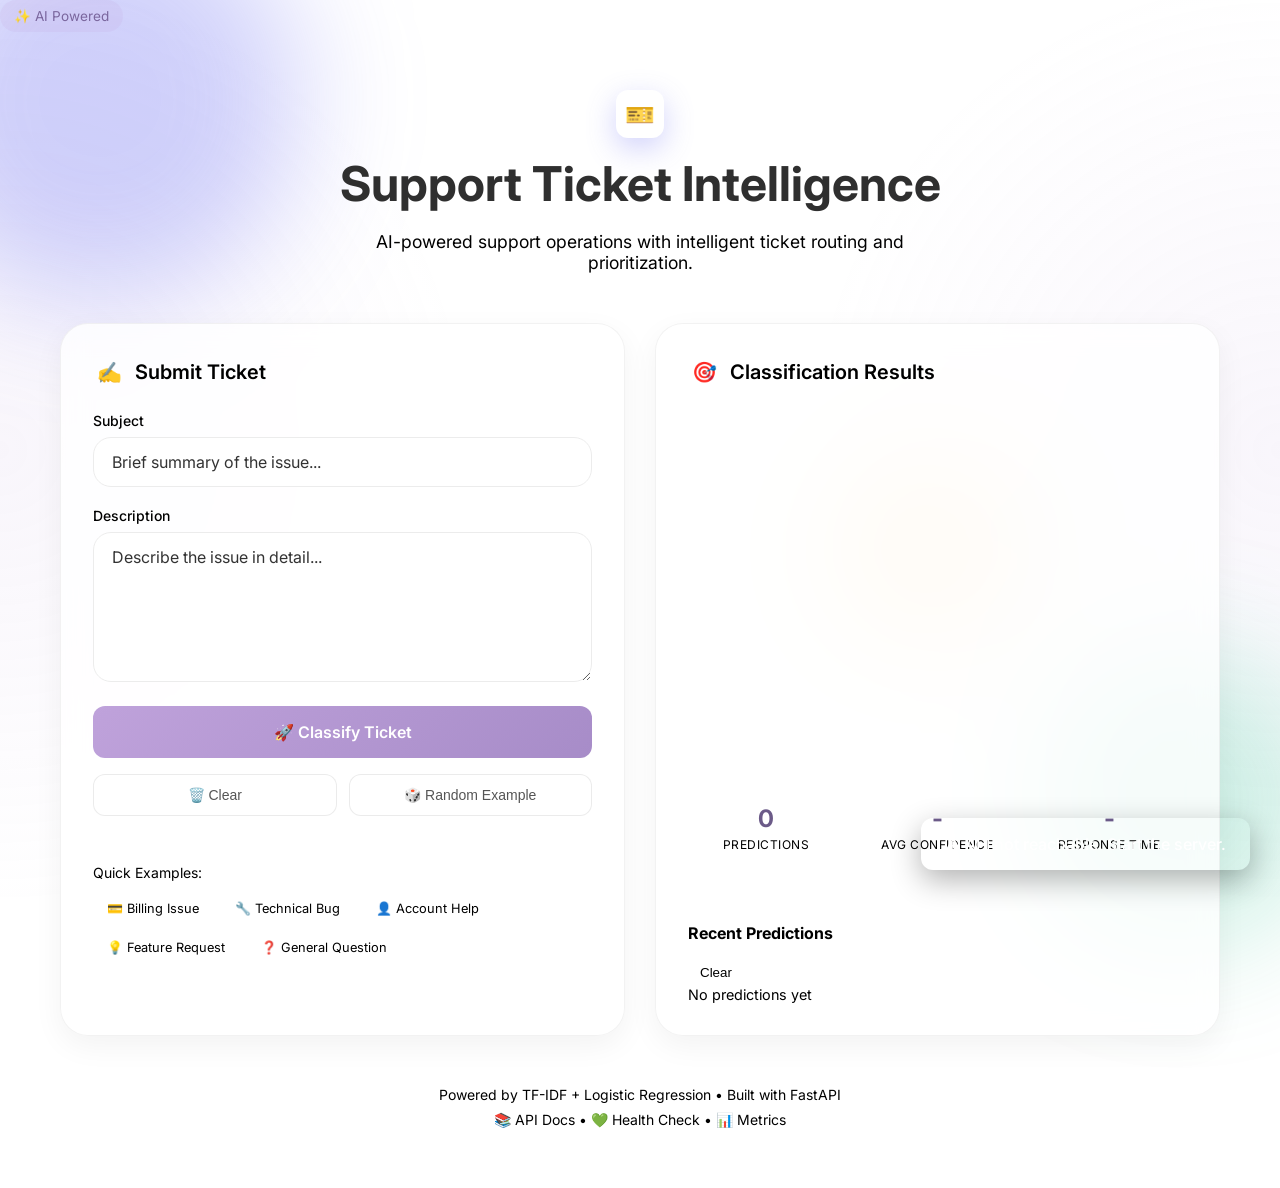
<file: static/index.html>
<!DOCTYPE html>
<html lang="en">

<head>
    <meta charset="UTF-8">
    <meta name="viewport" content="width=device-width, initial-scale=1.0">
    <title>AI Ticket Classifier | Intelligent Support</title>
    <link href="https://fonts.googleapis.com/css2?family=Inter:wght@300;400;500;600;700&display=swap" rel="stylesheet">
    <link rel="stylesheet" href="./styles.css">
</head>

<body>
    <div class="bg-gradient"></div>
    <div class="orb orb-1"></div>
    <div class="orb orb-2"></div>
    <div class="orb orb-3"></div>

    <div class="status-pill">
    ✨ AI Powered
    </div>
    
    <div class="container">
        <header class="header">
            <div class="logo">
                <div class="logo-icon">🎫</div>
            </div>
            <h1>Support Ticket Intelligence</h1>
            <p>AI-powered support operations with intelligent ticket routing and prioritization.</p>
        </header>

        <div class="main-grid">
            <!-- Input Card -->
            <div class="card">
                <h2 class="card-title">
                    <span class="icon">✍️</span>
                    Submit Ticket
                </h2>

                <form id="ticketForm">
                    <div class="form-group">
                        <label class="form-label">Subject</label>
                        <input type="text" class="form-input" id="subject" placeholder="Brief summary of the issue..."
                            required>
                    </div>

                    <div class="form-group">
                        <label class="form-label">Description</label>
                        <textarea class="form-textarea" id="description" placeholder="Describe the issue in detail..."
                            required></textarea>
                    </div>

                    <button type="submit" class="btn" id="submitBtn">
                        <span id="btnText">🚀 Classify Ticket</span>
                        <div class="spinner" id="spinner" style="display: none;"></div>
                    </button>
                </form>

                <div class="quick-actions">
                    <button class="quick-btn" onclick="clearForm()">
                        🗑️ Clear
                    </button>
                    <button class="quick-btn" onclick="loadRandomExample()">
                        🎲 Random Example
                    </button>
                </div>

                <div class="examples">
                    <div class="examples-title">Quick Examples:</div>
                    <div class="example-chips">
                        <span class="example-chip" onclick="loadExample('billing')">💳 Billing Issue</span>
                        <span class="example-chip" onclick="loadExample('technical')">🔧 Technical Bug</span>
                        <span class="example-chip" onclick="loadExample('account')">👤 Account Help</span>
                        <span class="example-chip" onclick="loadExample('feature')">💡 Feature Request</span>
                        <span class="example-chip" onclick="loadExample('general')">❓ General Question</span>
                    </div>
                </div>
            </div>

            <!-- Results Card -->
            <div class="card">
                <h2 class="card-title">
                    <span class="icon">🎯</span>
                    Classification Results
                </h2>

                <div class="results" id="results">
                    <!-- Category Result -->
                    <div class="result-item">
                        <div class="result-header">
                            <span class="result-label">Category</span>
                            <div class="result-value">
                                <span class="result-badge" id="categoryBadge">-</span>
                            </div>
                        </div>
                        <div class="confidence-bar">
                            <div class="confidence-fill" id="categoryConfidence"
                                style="width: 0%; background: var(--primary);"></div>
                        </div>
                        <div class="confidence-text" id="categoryConfidenceText">Confidence: -</div>

                        <div class="probabilities">
                            <div class="prob-title" onclick="toggleProbs('category')">
                                <span id="categoryArrow">▶</span> All Category Probabilities
                            </div>
                            <div class="prob-list" id="categoryProbs"></div>
                        </div>
                    </div>

                    <!-- Priority Result -->
                    <div class="result-item">
                        <div class="result-header">
                            <span class="result-label">Priority</span>
                            <div class="result-value">
                                <span class="result-badge" id="priorityBadge">-</span>
                            </div>
                        </div>
                        <div class="confidence-bar">
                            <div class="confidence-fill" id="priorityConfidence"
                                style="width: 0%; background: var(--secondary);"></div>
                        </div>
                        <div class="confidence-text" id="priorityConfidenceText">Confidence: -</div>

                        <div class="probabilities">
                            <div class="prob-title" onclick="toggleProbs('priority')">
                                <span id="priorityArrow">▶</span> All Priority Probabilities
                            </div>
                            <div class="prob-list" id="priorityProbs"></div>
                        </div>
                    </div>
                </div>

                <div class="stats">
                    <div class="stat-item">
                        <div class="stat-value" id="totalPredictions">0</div>
                        <div class="stat-label">Predictions</div>
                    </div>
                    <div class="stat-item">
                        <div class="stat-value" id="avgConfidence">-</div>
                        <div class="stat-label">Avg Confidence</div>
                    </div>
                    <div class="stat-item">
                        <div class="stat-value" id="responseTime">-</div>
                        <div class="stat-label">Response Time</div>
                    </div>
                </div>

                <div class="history-section">
                    <h3>Recent Predictions</h3>
                    <button
                        class="history-clear"
                        onclick="clearHistory()">
                        Clear
                    </button>
                        <div id="historyList">
                            <p class="history-empty">
                                No predictions yet
                            </p>
                        </div>
                </div>
            </div>
        </div>

        <footer class="footer">
            <p>Powered by TF-IDF + Logistic Regression • Built with FastAPI</p>
            <p style="margin-top: 8px;">
                <a href="/docs" target="_blank">📚 API Docs</a> •
                <a href="/health" target="_blank">💚 Health Check</a> •
                <a href="/metrics" target="_blank">📊 Metrics</a>
            </p>
        </footer>
    </div>

    <div class="toast" id="toast"></div>

<script src="./script.js" defer></script>
</body>

</html>
</file>
<file: static/styles.css>
<style>
        :root {
            --primary: #BFA2DB;
            --primary-dark: #A78CC8;
            --primary-light: #D8C4EA;

            --secondary: #BFD8B8;
            --accent: #F2D6C9;

            --danger: #D98C8C;
            --warning: #E8C4A2;

            --bg-dark: #F7F4EF;
            --bg-card: rgba(255,255,255,0.88);
            --bg-glass: rgba(255,255,255,0.65);

            --text-primary: #3A3A3A;
            --text-secondary: #6F6F6F;
            --text-muted: #9A9A9A;

            --border: rgba(0,0,0,0.05);

            --shadow:
                0 10px 30px rgba(0,0,0,0.05);

            --radius: 24px;

            --transition: all .3s ease;
        }

            
        .history-section {
            margin-top: 30px;
            padding-top: 25px;
            border-top: 1px solid var(--border);
        }

        .history-section h3 {
            margin-bottom: 16px;
            font-size: 1rem;
            color: var(--text-primary);
        }

        .history-header {
            display: flex;
            justify-content: space-between;
            align-items: center;

            margin-bottom: 16px;
        }

        .history-clear {
            background: transparent;
            border: 1px solid var(--border);
            color: var(--text-secondary);
            padding: 6px 12px;
            border-radius: 8px;
            cursor: pointer;
            transition: var(--transition);
        }

        .history-clear:hover {
            background: rgba(191,162,219,.15);
            color: var(--text-primary);
        }

        .history-item {
            display: flex;
            justify-content: space-between;
            align-items: flex-start;

            padding: 14px 0;

            border-bottom: 1px solid rgba(0,0,0,.05);
        }

        .history-main {
            display: flex;
            flex-direction: column;
            gap: 4px;
        }

        .history-priority-chip {
            font-size: 0.75rem;

            padding: 4px 10px;

            border-radius: 999px;

            background: rgba(191,162,219,.15);

            color: #7A669D;
        }

        .history-time {
            font-size: 0.8rem;
            color: var(--text-muted);
        }

        .history-confidence {
            background: rgba(191,162,219,.12);
            color: #7A669D;
            padding: 6px 12px;
            border-radius: 999px;
            font-weight: 600;
            font-size: 0.85rem;
        }

        .history-top {
            display: flex;
            align-items: center;
            gap: 10px;
        }
        .history-left {
            display: flex;
            flex-direction: column;
        }

        .history-category {
            font-weight: 600;
        }

        .history-priority {
            font-size: .85rem;
            color: var(--text-secondary);
        }

        .history-empty {
            color: var(--text-muted);
            font-size: .9rem;
        }
            * {
                margin: 0;
                padding: 0;
                box-sizing: border-box;
            }

        body {
            font-family: 'Inter', -apple-system, BlinkMacSystemFont, sans-serif;
            background: var(--bg-dark);
            color: var(--text-primary);
            min-height: 100vh;
            overflow-x: hidden;
        }

        /* Animated Background */
        .bg-gradient {
            position: fixed;
            inset: 0;

            background:
                radial-gradient(
                    circle at left center,
                    rgba(191,162,219,.10),
                    transparent 35%
                ),

                radial-gradient(
                    circle at right center,
                    rgba(191,162,219,.10),
                    transparent 35%
                );

            z-index: -1;
        }

        @keyframes pulse {

            0%,
            100% {
                opacity: 1;
                transform: scale(1);
            }

            50% {
                opacity: 0.8;
                transform: scale(1.02);
            }
        }

        /* Floating Orbs */
        .orb {
            position: fixed;
            border-radius: 50%;
            filter: blur(60px);
            z-index: -1;
            animation: float 20s ease-in-out infinite;
        }

        .orb-1 {
            width: 400px;
            height: 400px;
            background: rgba(99, 102, 241, 0.3);
            top: -100px;
            left: -100px;
        }

        .orb-2 {
            width: 300px;
            height: 300px;
            background: rgba(16, 185, 129, 0.2);
            bottom: -50px;
            right: -50px;
            animation-delay: -5s;
        }

        .orb-3 {
            width: 200px;
            height: 200px;
            background: rgba(245, 158, 11, 0.2);
            top: 50%;
            right: 20%;
            animation-delay: -10s;
        }

        @keyframes float {

            0%,
            100% {
                transform: translate(0, 0) rotate(0deg);
            }

            25% {
                transform: translate(30px, 30px) rotate(5deg);
            }

            50% {
                transform: translate(0, 50px) rotate(0deg);
            }

            75% {
                transform: translate(-30px, 30px) rotate(-5deg);
            }
        }

        /* Container */
        .container {
            max-width: 1200px;
            margin: 0 auto;
            padding: 40px 20px;
        }

        /* Header */
        .header {
            text-align: center;
            margin-bottom: 50px;
            position: relative;
        }

        .header::after {
            content: '';
            position: absolute;
            bottom: -25px;
            left: 50%;
            transform: translateX(-50%);
            width: 100px;
            height: 4px;
            background: linear-gradient(90deg, var(--primary), var(--secondary));
            border-radius: 2px;
        }

        .logo {
            display: inline-flex;
            align-items: center;
            gap: 12px;
            margin-bottom: 16px;
        }

        .logo-icon {
            width: 48px;
            height: 48px;
            background: linear-gradient(135deg, var(--primary), var(--secondary));
            border-radius: 12px;
            display: flex;
            align-items: center;
            justify-content: center;
            font-size: 24px;
            box-shadow: 0 10px 30px rgba(99, 102, 241, 0.3);
        }

        .header h1 {
            font-size: 3rem;
            margin-bottom: 18px;
            color: #2F2F2F;
            background: none;
            -webkit-text-fill-color: unset;
        }

        .header p {
            color: var(--text-secondary);
            font-size: 1.1rem;
            max-width: 600px;
            margin: 0 auto;
        }

        /* Main Grid */
        .main-grid {
            display: grid;
            grid-template-columns: 1fr 1fr;
            gap: 30px;
        }

        @media (max-width: 900px) {
            .main-grid {
                grid-template-columns: 1fr;
            }
        }

        /* Card */
        .card {
            background: rgba(255,255,255,.8);
            backdrop-filter: blur(14px);
            border: 1px solid rgba(0,0,0,.05);
            border-radius: 28px;
            padding: 32px;
            box-shadow:
                0 10px 30px rgba(0,0,0,.05);
        }

        .card:hover {
            border-color: rgba(99, 102, 241, 0.3);
            transform: translateY(-2px);
        }

        .card-title {
            display: flex;
            align-items: center;
            gap: 10px;
            font-size: 1.25rem;
            font-weight: 600;
            margin-bottom: 24px;
            color: var(--text-primary);
        }

        .card-title .icon {
            width: 32px;
            height: 32px;
            background: var(--bg-glass);
            border-radius: 8px;
            display: flex;
            align-items: center;
            justify-content: center;
        }

        /* Form Elements */
        .form-group {
            margin-bottom: 20px;
        }

        .form-label {
            display: block;
            font-size: 0.875rem;
            font-weight: 500;
            color: var(--text-secondary);
            margin-bottom: 8px;
        }

        .form-input,
        .form-textarea {
            width: 100%;
            background: #FFFFFF;
            border: 1px solid #ECECEC;
            border-radius: 18px;
            padding: 14px 18px;
            font-family: inherit;
            font-size: 1rem;
            color: #333;
            transition: var(--transition);
        }

        .form-input:focus,
        .form-textarea:focus {
            border-color: #BFA2DB;
            box-shadow:
            0 0 0 4px rgba(191,162,219,.2);
        }

        .form-input::placeholder,
        .form-textarea::placeholder {
            color: var(--text-muted);
        }

        .form-textarea {
            min-height: 150px;
            resize: vertical;
        }

        /* Button */


        .btn {
            display: inline-flex;
            align-items: center;
            justify-content: center;
            gap: 10px;

            width: 100%;
            padding: 16px 24px;

            font-family: inherit;
            font-size: 1rem;
            font-weight: 600;

            background: linear-gradient(
                135deg,
                #BFA2DB,
                #A78CC8
            );

            color: #FFFFFF !important;

            border: none;
            border-radius: 12px;

            cursor: pointer;

            transition: all 0.3s ease;
        }

        .btn:hover {
            background: linear-gradient(
                135deg,
                #B597D5,
                #9D7FC4
            );

            color: #FFFFFF !important;

            transform: translateY(-2px);
        }
        
        #btnText {
            color: #FFFFFF !important;
            display: inline !important;
        }

        .btn:active {
            transform: translateY(0);
        }

        .btn:disabled {
            opacity: 0.6;
            cursor: not-allowed;
            transform: none;
        }

        .btn .spinner {
            width: 20px;
            height: 20px;
            border: 2px solid rgba(255, 255, 255, 0.3);
            border-top-color: white;
            border-radius: 50%;
            animation: spin 0.8s linear infinite;
        }

        @keyframes spin {
            to {
                transform: rotate(360deg);
            }
        }

        /* Results */
        .results {
            opacity: 0;
            transform: translateY(20px);
            transition: var(--transition);
        }

        .results.show {
            opacity: 1;
            transform: translateY(0);
        }

        .result-item {
            background: var(--bg-glass);
            border-radius: 12px;
            padding: 20px;
            margin-bottom: 16px;
            border: 1px solid var(--border);
        }

        .result-header {
            display: flex;
            align-items: center;
            justify-content: space-between;
            margin-bottom: 12px;
        }

        .result-label {
            font-size: 0.875rem;
            color: var(--text-secondary);
            text-transform: uppercase;
            letter-spacing: 0.5px;
        }

        .result-value {
            display: flex;
            align-items: center;
            gap: 8px;
        }

        .result-badge {
            padding: 8px 16px;
            border-radius: 8px;
            font-weight: 600;
            font-size: 0.9rem;
        }

        /* Category Colors */
        .category-billing {
            background: #DCCEF2;
            color: #5B4C75;
        }

        .category-technical {
            background: #D8EAF4;
            color: #446173;
        }

        .category-account {
            background: #D8F0DD;
            color: #47644D;
        }

        .category-feature {
            background: #F7E1D5;
            color: #7A5A4A;
        }

        .category-general {
            background: #ECE7E2;
            color: #5D5D5D;
        }

        /* Priority Colors */
        .priority-critical {
            background: #F3D4D4;
            color: #8B4A4A;
        }

        .priority-high {
            background: #F7E1D5;
            color: #8A5A2A;
        }

        .priority-medium {
            background: #F6EFCF;
            color: #86713A;
        }

        .priority-low {
            background: #D8F0DD;
            color: #47644D;
        }
        /* Confidence Bar */
        .confidence-bar {
            height: 8px;
            background: var(--bg-glass);
            border-radius: 4px;
            overflow: hidden;
            margin-top: 8px;
        }

        .confidence-fill {
            height: 100%;
            border-radius: 4px;
            transition: width 1s ease-out;
        }

        .confidence-text {
            font-size: 0.875rem;
            color: var(--text-secondary);
            margin-top: 6px;
            text-align: right;
        }

        /* Probabilities */
        .probabilities {
            margin-top: 20px;
        }

        .prob-title {
            font-size: 0.875rem;
            color: var(--text-secondary);
            margin-bottom: 12px;
            display: flex;
            align-items: center;
            gap: 6px;
            cursor: pointer;
            user-select: none;
        }

        .prob-title:hover {
            color: var(--text-primary);
        }

        .prob-list {
            display: none;
        }

        .prob-list.show {
            display: block;
        }

        .prob-item {
            display: flex;
            align-items: center;
            gap: 12px;
            padding: 8px 0;
        }

        .prob-name {
            flex: 0 0 120px;
            font-size: 0.875rem;
            color: var(--text-secondary);
        }

        .prob-bar-wrap {
            flex: 1;
            height: 6px;
            background: var(--bg-glass);
            border-radius: 3px;
            overflow: hidden;
        }

        .prob-bar {
            height: 100%;
            background: var(--primary);
            border-radius: 3px;
            transition: width 0.8s ease-out;
        }

        .prob-value {
            flex: 0 0 50px;
            font-size: 0.875rem;
            color: var(--text-primary);
            text-align: right;
        }

        /* Examples */
        .examples {
            margin-top: 24px;
            padding-top: 24px;
            border-top: 1px solid var(--border);
        }

        .examples-title {
            font-size: 0.875rem;
            color: var(--text-secondary);
            margin-bottom: 12px;
        }

        .example-chips {
            display: flex;
            flex-wrap: wrap;
            gap: 8px;
        }

        .example-chip {
            padding: 8px 14px;
            background: var(--bg-glass);
            border: 1px solid var(--border);
            border-radius: 20px;
            font-size: 0.8rem;
            color: var(--text-secondary);
            cursor: pointer;
            transition: var(--transition);
        }

        .example-chip:hover {
            background: var(--primary);
            border-color: var(--primary);
            color: white;
            transform: translateY(-2px);
        }

        /* Stats */
        .stats {
            display: grid;
            grid-template-columns: repeat(3, 1fr);
            gap: 16px;
            margin-top: 30px;
        }

        .stat-item {
            background: var(--bg-glass);
            border-radius: 12px;
            padding: 16px;
            text-align: center;
            border: 1px solid var(--border);
        }

        .stat-value {
            font-size: 1.5rem;
            font-weight: 700;

            color: #6B5A88;
        }

        .stat-label {
            font-size: 0.75rem;
            color: var(--text-muted);
            margin-top: 4px;
            text-transform: uppercase;
            letter-spacing: 0.5px;
        }

        /* Footer */
        .footer {
            text-align: center;
            margin-top: 30px;
            padding: 20px;
            color: var(--text-muted);
            font-size: 0.875rem;
        }

        .footer a {
            color: var(--primary-light);
            text-decoration: none;
        }

        .footer a:hover {
            text-decoration: underline;
        }

        /* Toast */
        .toast {
            position: fixed;
            bottom: 30px;
            right: 30px;
            padding: 16px 24px;
            background: var(--danger);
            color: white;
            border-radius: 12px;
            font-weight: 500;
            box-shadow: 0 10px 30px rgba(0, 0, 0, 0.3);
            transform: translateY(100px);
            opacity: 0;
            transition: var(--transition);
            z-index: 100;
        }

        .toast.show {
            transform: translateY(0);
            opacity: 1;
        }

        /* Quick Actions */
        .quick-actions {
            display: flex;
            gap: 12px;
            margin-top: 16px;
        }

        .quick-btn {
            flex: 1;
            padding: 12px;

            background: rgba(255,255,255,.8);

            border: 1px solid rgba(0,0,0,.08);

            border-radius: 12px;

            color: #555;

            font-size: 0.875rem;

            cursor: pointer;

            transition: var(--transition);

            display: flex;
            align-items: center;
            justify-content: center;
            gap: 8px;
        }

        .quick-btn:hover {
            background: rgba(191,162,219,.15);
            border-color: rgba(191,162,219,.3);

            color: #555;

            transform: translateY(-2px);
        }

        .status-pill {
            display: inline-block;
            padding: 8px 14px;
            background: rgba(191,162,219,.15);
            color: #7A669D;
            border-radius: 999px;
            margin-bottom: 18px;
            font-size: .85rem;
        }
    </style>
</file>
